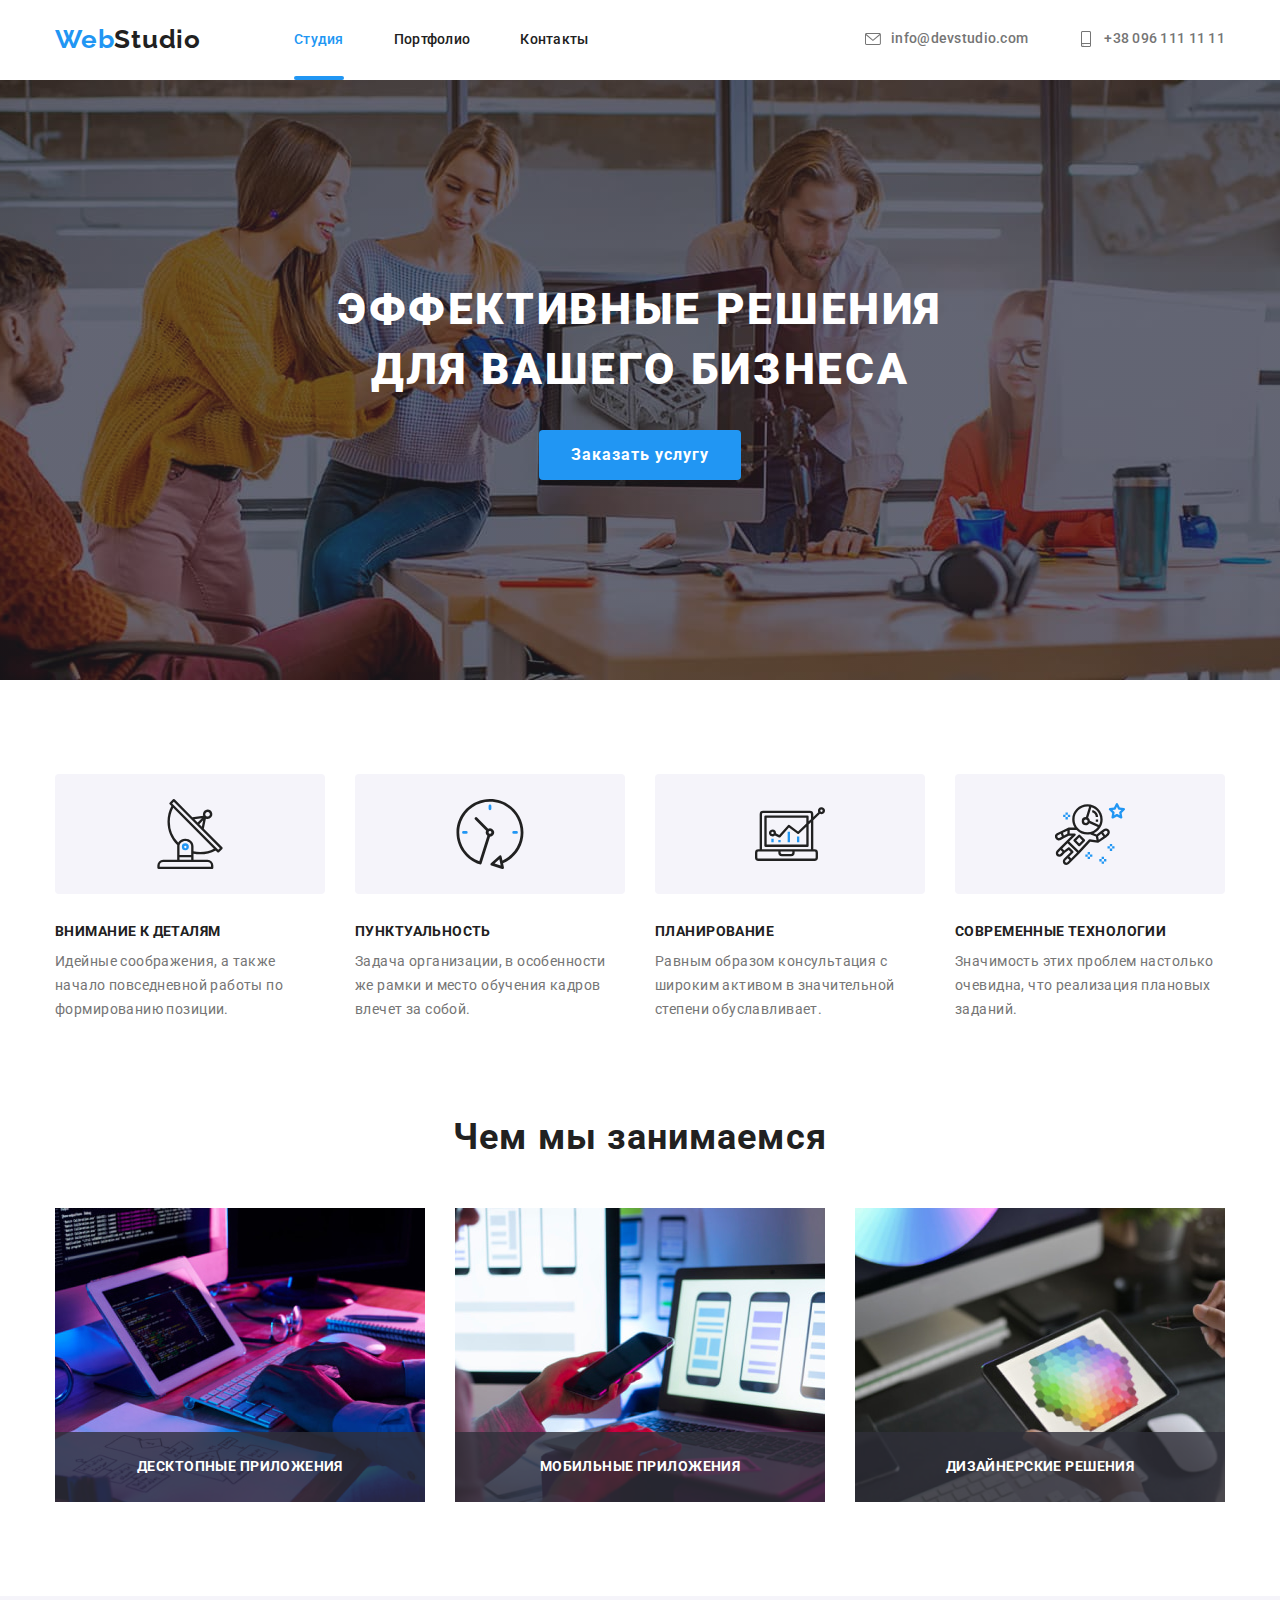
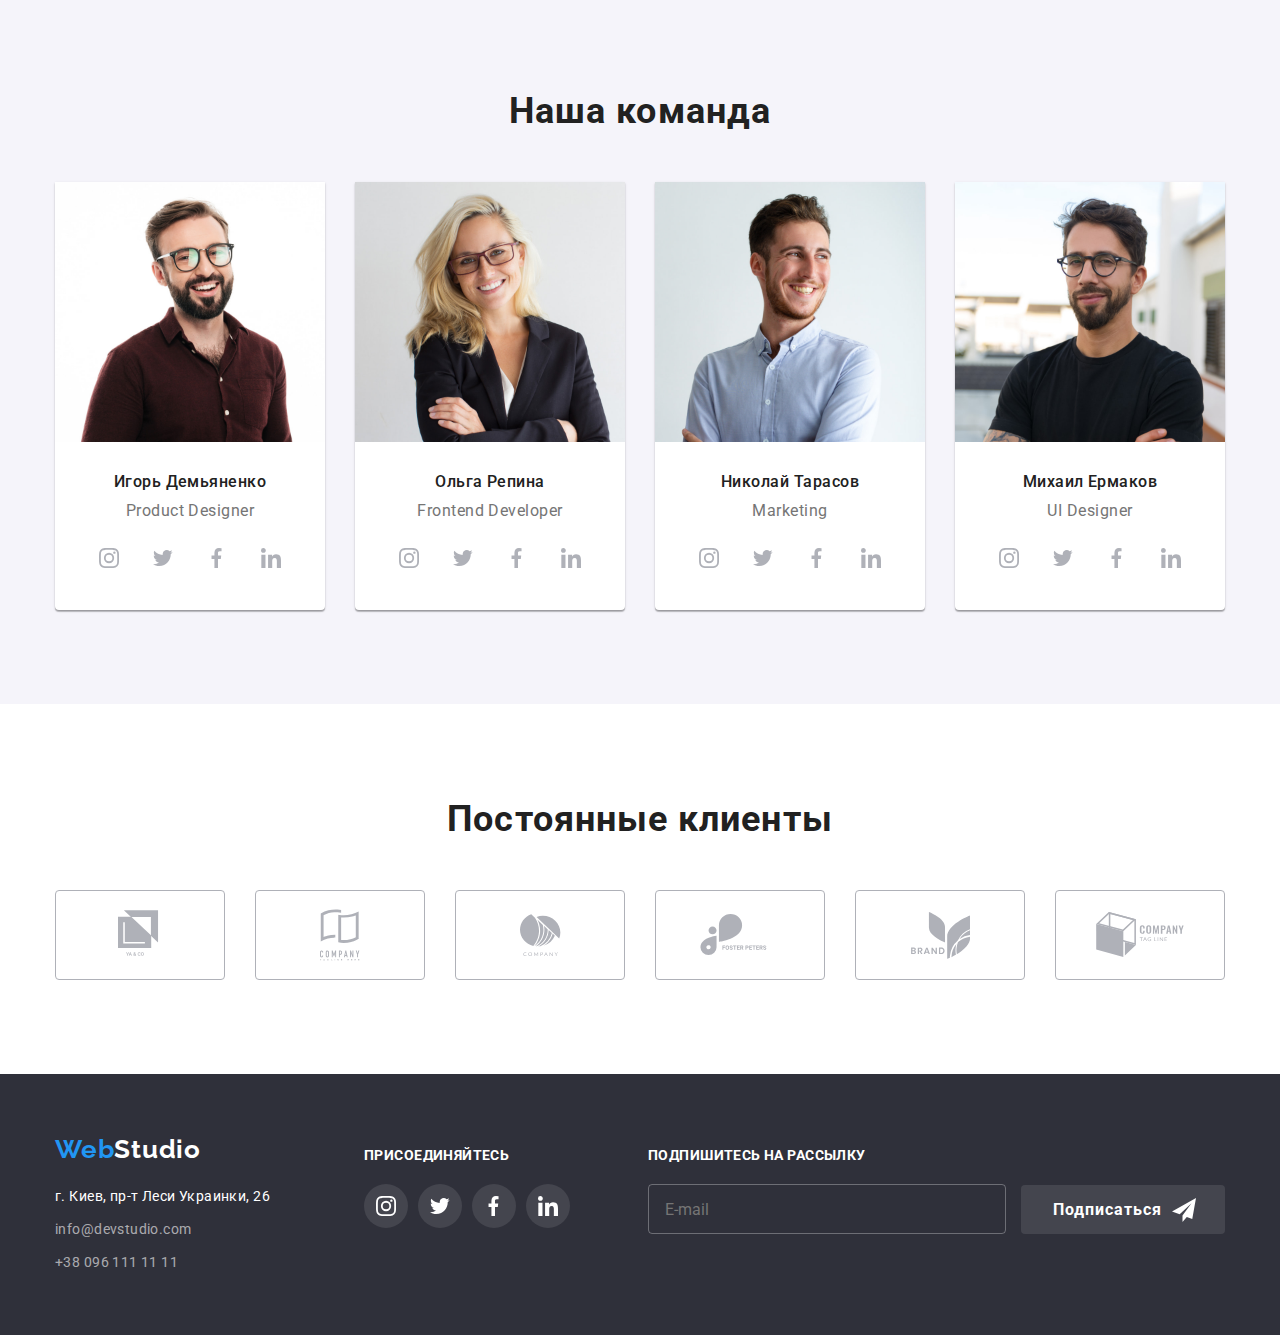
<file: index.html>
<!DOCTYPE html>
<html lang="ru">

<head>
    <meta charset="UTF-8" />
    <meta name="viewport" content="width=device-width, initial-scale=1.0" />
    <title>WebStudio</title>
    <link href="https://fonts.googleapis.com/css2?family=Roboto:wght@400;500;700;900&display=swap" rel="stylesheet">
    <link rel="stylesheet"
        href="https://cdnjs.cloudflare.com/ajax/libs/modern-normalize/1.0.0/modern-normalize.min.css" />
    <link rel="stylesheet" href="./css/main.min.css">
</head>

<body>
    <!-- Шапка сайта -->
    <header>
        <div class="header container flex">
            <!-- Навигация по сайту -->
            <nav class="flex">
                <a class="logo-head link" href="./index.html" lang="en"><span class="logo-blue">Web</span>Studio</a>
                <ul class="headnav list flex">
                    <li class="li-item"><a class="current link current-line" href="./index.html">Студия</a></li>
                    <li class="li-item"><a class="link" href="./portfolio.html" target="_blank">Портфолио</a></li>
                    <li class="li-item"><a class="link" href="#contacts">Контакты</a></li>
                </ul>
            </nav>
            <!-- Контакты -->
            <ul class="contacts list flex">
                <li class="li-item">
                    <a class="link flex" href="mailto:info@devstudio.com">
                        <svg class="contacts-icon">
                            <use href="./images/svg-icons/sprite.svg#envelope">
                            </use>
                        </svg>
                        info@devstudio.com
                    </a>
                </li>
                <li class="li-item">
                    <a class="link flex" href="tel:+380961111111">
                        <svg class="contacts-icon">
                            <use href="./images/svg-icons/sprite.svg#smartphone">
                            </use>
                        </svg>
                        +38 096 111 11 11
                    </a>
                </li>
            </ul>
        </div>
    </header>
    <!-- Уникальный контент страницы веб студии -->
    <main>
        <!-- Герой -->
        <article class="hero">
            <div class="container">
                <h1>Эффективные решения для вашего бизнеса</h1>
                <button class="button" type="button" data-modal-open>Заказать услугу</button>
            </div>
        </article>
        <!-- Раздел особенности -->
        <section class="features" id="studio">
            <div class="container">
                <h2 class="invisible">Особенности</h2>
                <ul class="list">
                    <li class="li-item">
                        <div class="grey-box">
                            <svg width="70" height="70">
                                <use href="./images/svg-icons/sprite.svg#antenna"></use>
                            </svg>
                        </div>
                        <h3>Внимание к деталям</h3>
                        <p>
                            Идейные соображения, а также начало повседневной работы по
                            формированию позиции.
                        </p>
                    </li>
                    <li class="li-item">
                        <div class="grey-box">
                            <svg width="70" height="70">
                                <use href="./images/svg-icons/sprite.svg#clock"></use>
                            </svg>
                        </div>
                        <h3>Пунктуальность</h3>
                        <p>
                            Задача организации, в особенности же рамки и место обучения кадров
                            влечет за собой.
                        </p>
                    </li>
                    <li class="li-item">
                        <div class="grey-box">
                            <svg width="70" height="70">
                                <use href="./images/svg-icons/sprite.svg#diagram"></use>
                            </svg>
                        </div>
                        <h3>Планирование</h3>
                        <p>
                            Равным образом консультация с широким активом в значительной
                            степени обуславливает.
                        </p>
                    </li>
                    <li class="li-item">
                        <div class="grey-box">
                            <svg width="70" height="70">
                                <use href="./images/svg-icons/sprite.svg#astronaut"></use>
                            </svg>
                        </div>
                        <h3>Современные технологии</h3>
                        <p>
                            Значимость этих проблем настолько очевидна, что реализация
                            плановых заданий.
                        </p>
                    </li>
                </ul>
            </div>
        </section>
        <!-- Раздел с перечнем услуг -->
        <section class="inside-section">
            <div class="container">
                <h2 class="section-title">Чем мы занимаемся</h2>
                <ul class="list">
                    <li class="li-item">
                        <a class="link" href="">
                            <img src="./images/activity_1.jpg" alt="Вёрстка макета" width="370" height="294" />
                            <p class="overlay-text">Десктопные приложения</p>
                        </a>
                    </li>
                    <li class="li-item">
                        <a class="link" href="">
                            <img src="./images/activity_2.jpg" alt="Фронт-энд разработка" width="370" height="294" />
                            <p class="overlay-text">Мобильные приложения</p>
                        </a>
                    </li>
                    <li class="li-item">
                        <a class="link" href="">
                            <img src="./images/activity_3.jpg" alt="Подбор палитры цветов" width="370" height="294" />
                            <p class="overlay-text">Дизайнерские решения</p>
                        </a>
                    </li>
                </ul>
            </div>
        </section>
        <!-- Раздел команда -->
        <section class="section team">
            <div class="container">
                <h2 class="section-title">Наша команда</h2>
                <ul class="list">
                    <li class="li-item">
                        <img src="./images/team_1.jpg" alt="Фото Игоря Демьяненко" width="270" height="260" />
                        <h3>Игорь Демьяненко</h3>
                        <p lang="en">Product Designer</p>
                        <ul class="list sosial-list">
                            <li>
                                <a class="media-link" href="">
                                    <div class="team-circle">
                                        <svg class="sosial-icons">
                                            <use href=./images/svg-icons/sprite.svg#instagram>
                                            </use>
                                        </svg>
                                    </div>
                                </a>
                            </li>
                            <li>
                                <a class="media-link" href="">
                                    <div class="team-circle">
                                        <svg class="sosial-icons">
                                            <use href=./images/svg-icons/sprite.svg#twitter></use>
                                        </svg>
                                    </div>
                                </a>
                            </li>
                            <li>
                                <a class="media-link" href="">
                                    <div class="team-circle">
                                        <svg class="sosial-icons">
                                            <use href=./images/svg-icons/sprite.svg#facebook></use>
                                        </svg>
                                    </div>
                                </a>
                            </li>
                            <li>
                                <a class="media-link" href="">
                                    <div class="team-circle">
                                        <svg class="sosial-icons">
                                            <use href=./images/svg-icons/sprite.svg#linkedin></use>
                                        </svg>
                                    </div>
                                </a>
                            </li>
                        </ul>

                    </li>
                    <li class="li-item">
                        <img src="./images/team_2.jpg" alt="Фото Ольги Репиной" width="270" height="260" />
                        <h3>Ольга Репина</h3>
                        <p lang="en">Frontend Developer</p>
                        <ul class="list sosial-list">
                            <li>
                                <a class="media-link" href="">
                                    <div class="team-circle">
                                        <svg class="sosial-icons">
                                            <use href=./images/svg-icons/sprite.svg#instagram>
                                            </use>
                                        </svg>
                                    </div>
                                </a>
                            </li>
                            <li>
                                <a class="media-link" href="">
                                    <div class="team-circle">
                                        <svg class="sosial-icons">
                                            <use href=./images/svg-icons/sprite.svg#twitter></use>
                                        </svg>
                                    </div>
                                </a>
                            </li>
                            <li>
                                <a class="media-link" href="">
                                    <div class="team-circle">
                                        <svg class="sosial-icons">
                                            <use href=./images/svg-icons/sprite.svg#facebook></use>
                                        </svg>
                                    </div>
                                </a>
                            </li>
                            <li>
                                <a class="media-link" href="">
                                    <div class="team-circle">
                                        <svg class="sosial-icons">
                                            <use href=./images/svg-icons/sprite.svg#linkedin></use>
                                        </svg>
                                    </div>
                                </a>
                            </li>
                        </ul>
                    </li>
                    <li class="li-item">
                        <img src="./images/team_3.jpg" alt="Фото Николая Тарасова" width="270" height="260" />
                        <h3>Николай Тарасов</h3>
                        <p lang="en">Marketing</p>
                        <ul class="list sosial-list">
                            <li>
                                <a class="media-link" href="">
                                    <div class="team-circle">
                                        <svg class="sosial-icons">
                                            <use href=./images/svg-icons/sprite.svg#instagram>
                                            </use>
                                        </svg>
                                    </div>
                                </a>
                            </li>
                            <li>
                                <a class="media-link" href="">
                                    <div class="team-circle">
                                        <svg class="sosial-icons">
                                            <use href=./images/svg-icons/sprite.svg#twitter></use>
                                        </svg>
                                    </div>
                                </a>
                            </li>
                            <li>
                                <a class="media-link" href="">
                                    <div class="team-circle">
                                        <svg class="sosial-icons">
                                            <use href=./images/svg-icons/sprite.svg#facebook></use>
                                        </svg>
                                    </div>
                                </a>
                            </li>
                            <li>
                                <a class="media-link" href="">
                                    <div class="team-circle">
                                        <svg class="sosial-icons">
                                            <use href=./images/svg-icons/sprite.svg#linkedin></use>
                                        </svg>
                                    </div>
                                </a>
                            </li>
                        </ul>
                    </li>
                    <li class="li-item">
                        <img src="./images/team_4.jpg" alt="Фото Михаила Ермакова" width="270" height="260" />
                        <h3>Михаил Ермаков</h3>
                        <p lang="en">UI Designer</p>
                        <ul class="list sosial-list">
                            <li>
                                <a class="media-link" href="">
                                    <div class="team-circle">
                                        <svg class="sosial-icons">
                                            <use href=./images/svg-icons/sprite.svg#instagram>
                                            </use>
                                        </svg>
                                    </div>
                                </a>
                            </li>
                            <li>
                                <a class="media-link" href="">
                                    <div class="team-circle">
                                        <svg class="sosial-icons">
                                            <use href=./images/svg-icons/sprite.svg#twitter></use>
                                        </svg>
                                    </div>
                                </a>
                            </li>
                            <li>
                                <a class="media-link" href="">
                                    <div class="team-circle">
                                        <svg class="sosial-icons">
                                            <use href=./images/svg-icons/sprite.svg#facebook></use>
                                        </svg>
                                    </div>
                                </a>
                            </li>
                            <li>
                                <a class="media-link" href="">
                                    <div class="team-circle">
                                        <svg class="sosial-icons">
                                            <use href=./images/svg-icons/sprite.svg#linkedin></use>
                                        </svg>
                                    </div>
                                </a>
                            </li>
                        </ul>
                    </li>

                </ul>
            </div>
        </section>
        <!-- Постоянные клиенты -->
        <section class="section clients">
            <div class="container">
                <h2 class="section-title">Постоянные клиенты</h2>
                <ul class="list">
                    <li>
                        <a class="customer-link" href="">
                            <div class="clients-box"><svg class="client-icon" width="44.27" height="49.23">
                                    <use href="./images/svg-icons/sprite.svg#logo1"></use>
                                </svg>
                            </div>
                        </a>
                    </li>
                    <li>
                        <a class="customer-link" href="">
                            <div class="clients-box"><svg class="client-icon" width="40" height="52">
                                    <use href="./images/svg-icons/sprite.svg#logo2"></use>
                                </svg></div>
                        </a>
                    </li>
                    <li>
                        <a class="customer-link" href="">
                            <div class="clients-box"><svg class="client-icon" width="41" height="42.6">
                                    <use href="./images/svg-icons/sprite.svg#logo3"></use>
                                </svg></div>
                        </a>
                    </li>
                    <li>
                        <a class="customer-link" href="">
                            <div class="clients-box"><svg class="client-icon" width="79.66" height="42.02">
                                    <use href="./images/svg-icons/sprite.svg#logo4"></use>
                                </svg></div>
                        </a>
                    </li>
                    <li>
                        <a class="customer-link" href="">
                            <div class="clients-box"><svg class="client-icon" width="59" height="47">
                                    <use href="./images/svg-icons/sprite.svg#logo5"></use>
                                </svg></div>
                        </a>
                    </li>
                    <li>
                        <a class="customer-link" href="">
                            <div class="clients-box"><svg class="client-icon" width="88.48" height="45.44">
                                    <use href="./images/svg-icons/sprite.svg#logo6"></use>
                                </svg></div>
                        </a>
                    </li>
                </ul>
            </div>
        </section>
    </main>

    <!-- Подвал сайта -->
    <footer class="footer-box" id="contacts">
        <div class="footer-wrap container">
            <div>
                <a class="logo-foot link" href="./index.html" lang="en"><span class="logo-blue">Web</span>Studio</a>
                <!-- Адрес -->
                <address>
                    <ul class="list foot-list">
                        <li class="li-item">
                            <a class="address link" href="https://goo.gl/maps/wrcbKTxBAtDXzAa49" target="_blank"
                                rel="noopener noreferer">г. Киев,
                                пр-т Леси Украинки, 26</a>
                        </li>
                        <li class="li-item"><a class="info link" href="mailto:info@devstudio.com">info@devstudio.com</a>
                        </li>
                        <li class="li-item"><a class="info link last-link" href="tel:+380961111111">+38 096 111 11
                                11</a>
                        </li>
                    </ul>
                </address>
            </div>
            <div class="join">
                <p class="join-title">Присоединяйтесь</p>
                <ul class="list join-list">
                    <li>
                        <a class="media-link" href="">
                            <div class="join-circle">
                                <svg class="join-icons">
                                    <use href=./images/svg-icons/sprite.svg#instagram>
                                    </use>
                                </svg>
                            </div>
                        </a>
                    </li>
                    <li>
                        <a class="media-link" href="">
                            <div class="join-circle">
                                <svg class="join-icons">
                                    <use href=./images/svg-icons/sprite.svg#twitter></use>
                                </svg>
                            </div>
                        </a>
                    </li>
                    <li>
                        <a class="media-link" href="">
                            <div class="join-circle">
                                <svg class="join-icons">
                                    <use href=./images/svg-icons/sprite.svg#facebook></use>
                                </svg>
                            </div>
                        </a>
                    </li>
                    <li>
                        <a class="media-link" href="">
                            <div class="join-circle">
                                <svg class="join-icons">
                                    <use href=./images/svg-icons/sprite.svg#linkedin></use>
                                </svg>
                            </div>
                        </a>
                    </li>
                </ul>
            </div>
            <div class="subbmit">
                <p class="subbmit-title">Подпишитесь на рассылку</p>
                <form class="subbmit-wrap">
                    <input class="subbmit-input" type="email" placeholder="E-mail">
                    <button class="button foot-btn" type="submit">Подписаться
                        <svg class="send-btn">
                            <use href=./images/svg-icons/sprite.svg#send-icon></use>
                        </svg>
                    </button>
                </form>
            </div>
        </div>
    </footer>
    <!--Модальное окно  -->
    <div class="backdrop is-hidden" data-modal>
        <div class="modal">
            <button class="close-button" type="button" data-modal-close>
                <div class="close-cover">
                    <svg class="close-x">
                        <use href="./images/svg-icons/sprite.svg#close-x">
                        </use>
                    </svg>
                </div>
            </button>
            <p class="modal-heading">Оставьте свои данные, мы вам перезвоним</p>
            <form class="fill-in">
                <div>
                    <label class="lable-txt" for="user-name">Имя</label>
                    <div class="input-position">
                        <input class="input-box" id="user-name" type="text" name="user-name" placeholder=" ">
                        <svg class="field">
                            <use href="./images/svg-icons/sprite.svg#person-black">
                            </use>
                        </svg>
                    </div>
                </div>
                <div>
                    <label class="lable-txt" for="phone">Телефон</label>
                    <div class="input-position">
                        <input class="input-box" id="phone" type="tel" name="phone">
                        <svg class="field">
                            <use href="./images/svg-icons/sprite.svg#phone-black">
                            </use>
                        </svg>
                    </div>
                </div>
                <div>
                    <label class="lable-txt" for="email">Почта</label>
                    <div class="input-position">
                        <input class="input-box" id="email" type="email" name="email">
                        <svg class="field">
                            <use href="./images/svg-icons/sprite.svg#email-black">
                            </use>
                        </svg>
                    </div>
                </div>
                <div>
                    <label class="lable-txt" for="comment">Комментарий</label>
                    <textarea class="txtarea" name="comment" id="comment" cols="60" rows="6"
                        placeholder="Введите текст"></textarea>
                </div>
                <div class="acception">
                    <label class="act-lbl" for="acception">
                        <input class="chk-box" id="acception" type="checkbox">
                        <span class="chk-icon"></span>
                        Соглашаюсь с рассылкой и принимаю
                        <a class="hyperlink" href=""> Условия договора</a>
                    </label>
                </div>
                <button class="button modal-btn" type="submit">Отправить</button>
            </form>
        </div>
    </div>
    <script src="./js/modal.js"></script>
</body>

</html>
</file>
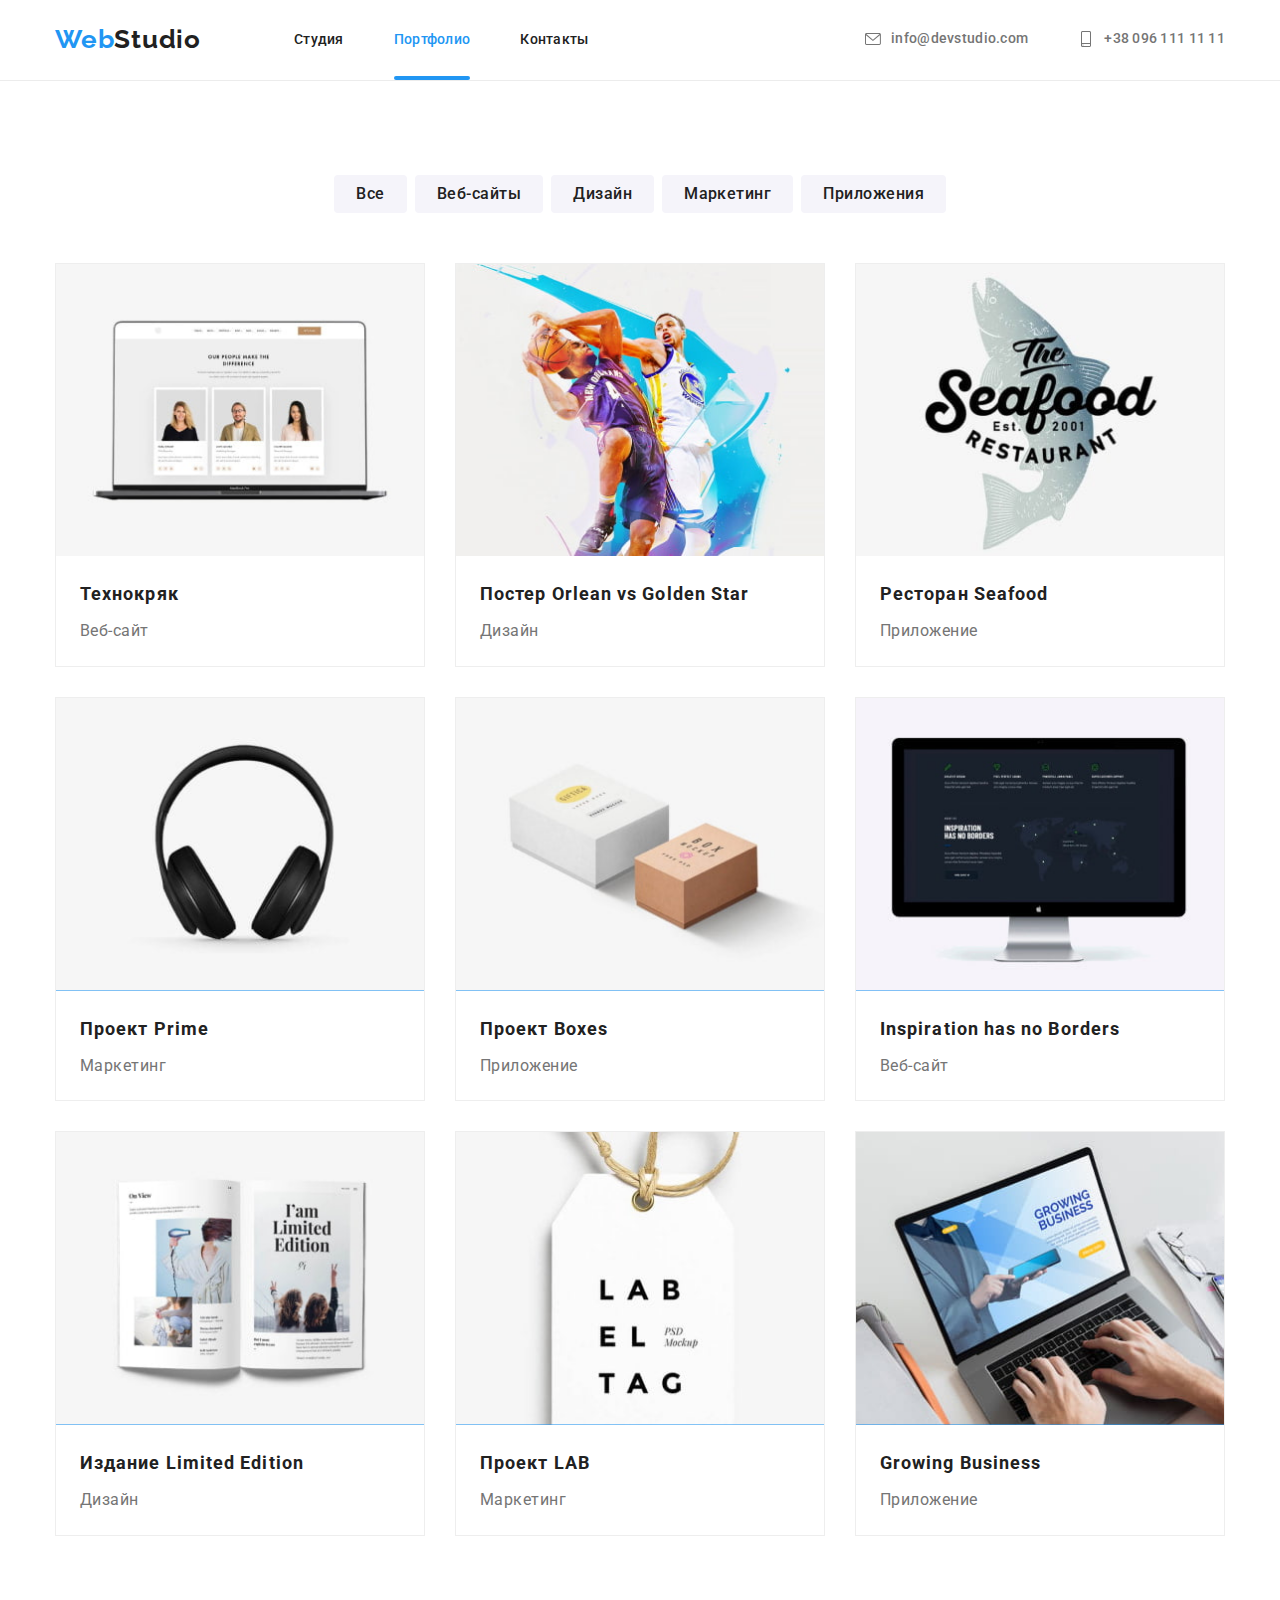
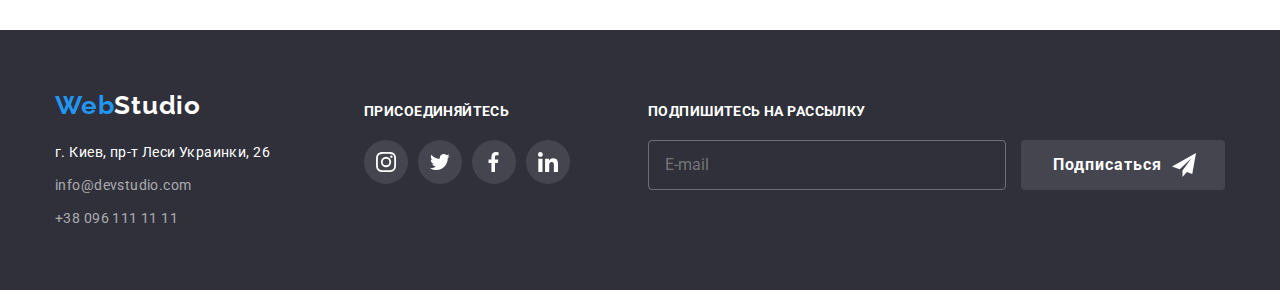
<file: portfolio.html>
<!DOCTYPE html>
<html lang="ru">

<head>
    <meta charset="UTF-8">
    <meta name="viewport" content="width=device-width, initial-scale=1.0">
    <title>Portfolio</title>
    <link href="https://fonts.googleapis.com/css2?family=Roboto:wght@400;500;700;900&display=swap" rel="stylesheet">
    <link rel="stylesheet"
        href="https://cdnjs.cloudflare.com/ajax/libs/modern-normalize/1.0.0/modern-normalize.min.css" />
    <link rel="stylesheet" href="./css/main.min.css">
</head>

<body>
    <!-- Шапка сайта -->
    <header class="head-line">
        <div class="header container flex">
            <!-- Навигация -->
            <nav class="flex">
                <a class="logo-head link" href="./index.html" lang="en"><span class="logo-blue">Web</span>Studio</a>
                <ul class="headnav list flex">
                    <li class="li-item"><a class="link" href="./index.html" target="_blank">Студия</a></li>
                    <li class="li-item"><a class="current link" href="./portfolio.html">Портфолио</a></li>
                    <li class="li-item"><a class="link" href="#contacts">Контакты</a></li>
                </ul>
            </nav>
            <!-- Контакты -->
            <ul class="contacts list flex">
                <li class="li-item">
                    <a class="link flex" href="mailto:info@devstudio.com">
                        <svg class="contacts-icon">
                            <use href="./images/svg-icons/sprite.svg#envelope">
                            </use>
                        </svg>
                        info@devstudio.com
                    </a>
                </li>
                <li class="li-item">
                    <a class="link flex" href="tel:+380961111111">
                        <svg class="contacts-icon">
                            <use href="./images/svg-icons/sprite.svg#smartphone">
                            </use>
                        </svg>
                        +38 096 111 11 11
                    </a>
                </li>
            </ul>
        </div>
    </header>
    <!-- Уникальный контент страницы портфолио-->
    <main>
        <div class="section">
            <h1 class="invisible">Портфолио Веб Студии</h1>
            <!-- Раздел фильтр -->
            <section class="filter">
                <div class="container">
                    <h2 hidden>Фильтр работ</h2>
                    <!-- Перечень фильтров работ -->
                    <ul class="list">
                        <li class="li-item"><button class="button" type="button">Все</button></li>
                        <li class="li-item"><button class="button" type="button">Веб-сайты</button></li>
                        <li class="li-item"><button class="button" type="button">Дизайн</button></li>
                        <li class="li-item"><button class="button" type="button">Маркетинг</button></li>
                        <li class="li-item"><button class="button" type="button">Приложения</button></li>
                    </ul>
                </div>
            </section>
            <!-- Раздел проекты -->
            <section class="projects">
                <div class="container">
                    <h2 class="invisible">Проекты</h2>
                    <!-- Список проектов -->
                    <ul class="list">
                        <li class="li-item">
                            <a class="link" href="">
                                <div class="projects-wrapping">
                                    <div class="overlay-wrapping">
                                        <img src="./images/portfolio_1.jpg"
                                            alt="Изображение стартовой страницы сайта Технокряк" width="370"
                                            height="294">
                                        <div class="overlay-box">
                                            <p class="overlay">Технокряк это современная площадка распространения
                                                коронавируса.
                                                Компании используют эту платформу для цифрового
                                                шпионажа и атак на защищённые сервера конкурентов.</p>
                                        </div>
                                    </div>
                                    <!-- <div class="overlay-box"><img src="./images/portfolio_1.jpg"
                                            alt="Изображение стартовой страницы сайта Технокряк" width="370"
                                            height="294">
                                        <p class="overlay">Технокряк это современная площадка распространения
                                            коронавируса.
                                            Компании используют эту платформу для цифрового
                                            шпионажа и атак на защищённые сервера конкурентов.</p>
                                    </div> -->
                                    <h3>Технокряк</h3>
                                    <p>Веб-сайт</p>
                                </div>
                            </a>
                        </li>
                        <li class="li-item">
                            <a class="link" href="">
                                <div class="projects-wrapping">
                                    <div class="overlay-wrapping">
                                        <img src="./images/portfolio_2.jpg" alt="Постер с изображением баскетболистов"
                                            width="370" height="294">
                                        <div class="overlay-box">
                                            <p class="overlay">Технокряк это современная площадка распространения
                                                коронавируса.
                                                Компании используют эту платформу для цифрового
                                                шпионажа и атак на защищённые сервера конкурентов.</p>
                                        </div>
                                    </div>
                                    <h3>Постер <span lang="en">Orlean vs Golden Star</span> </h3>
                                    <p>Дизайн</p>
                                </div>
                            </a>
                        </li>
                        <li class="li-item">
                            <a class="link" href="">
                                <div class="projects-wrapping">
                                    <div class="overlay-wrapping">
                                        <img src="./images/portfolio_3.jpg" alt="Изображение рекламы ресторана"
                                            width="370" height="294">
                                        <div class="overlay-box">
                                            <p class="overlay">Технокряк это современная площадка распространения
                                                коронавируса.
                                                Компании используют эту платформу для цифрового
                                                шпионажа и атак на защищённые сервера конкурентов.</p>
                                        </div>
                                    </div>
                                    <h3>Ресторан <span lang="en">Seafood</span></h3>
                                    <p>Приложение</p>
                                </div>
                            </a>
                        </li>
                        <li class="li-item">
                            <a class="link" href="">
                                <div class="projects-wrapping">
                                    <div class="overlay-wrapping">
                                        <img src="./images/portfolio_4.jpg" alt="Изображение наушников Prime"
                                            width="370" height="294">
                                        <div class="overlay-box">
                                            <p class="overlay">Технокряк это современная площадка распространения
                                                коронавируса.
                                                Компании используют эту платформу для цифрового
                                                шпионажа и атак на защищённые сервера конкурентов.</p>
                                        </div>
                                    </div>
                                    <h3>Проект <span lang="en">Prime</span></h3>
                                    <p>Маркетинг</p>
                                </div>
                            </a>
                        </li>
                        <li class="li-item">
                            <a class="link" href="">
                                <div class="projects-wrapping">
                                    <div class="overlay-wrapping">
                                        <img src="./images/portfolio_5.jpg" alt="Изображение проекта Boxes" width="370"
                                            height="294">
                                        <div class="overlay-box">
                                            <p class="overlay">Технокряк это современная площадка распространения
                                                коронавируса.
                                                Компании используют эту платформу для цифрового
                                                шпионажа и атак на защищённые сервера конкурентов.</p>
                                        </div>
                                    </div>
                                    <h3>Проект <span lang="en">Boxes</span></h3>
                                    <p>Приложение</p>
                                </div>
                            </a>
                        </li>
                        <li class="li-item">
                            <a class="link" href="">
                                <div class="projects-wrapping">
                                    <div class="overlay-wrapping">
                                        <img src="./images/portfolio_6.jpg"
                                            alt="Изображение сайта Inspiration has no Borders" width="370" height="294">
                                        <div class="overlay-box">
                                            <p class="overlay">Технокряк это современная площадка распространения
                                                коронавируса.
                                                Компании используют эту платформу для цифрового
                                                шпионажа и атак на защищённые сервера конкурентов.</p>
                                        </div>
                                    </div>
                                    <h3 lang="en">Inspiration has no Borders</h3>
                                    <p>Веб-сайт</p>
                                </div>
                            </a>
                        </li>
                        <li class="li-item">
                            <a class="link" href="">
                                <div class="projects-wrapping">
                                    <div class="overlay-wrapping">
                                        <img src="./images/portfolio_7.jpg" alt="Изображение дизайна журнала"
                                            width="370" height="294">
                                        <div class="overlay-box">
                                            <p class="overlay">Технокряк это современная площадка распространения
                                                коронавируса.
                                                Компании используют эту платформу для цифрового
                                                шпионажа и атак на защищённые сервера конкурентов.</p>
                                        </div>
                                    </div>
                                    <h3>Издание <span lang="en">Limited Edition</span></h3>
                                    <p>Дизайн</p>
                                </div>
                            </a>
                        </li>
                        <li class="li-item">
                            <a class="link" href="">
                                <div class="projects-wrapping">
                                    <div class="overlay-wrapping">
                                        <img src="./images/portfolio_8.jpg" alt="Рекламный проект LAB" width="370"
                                            height="294">
                                        <div class="overlay-box">
                                            <p class="overlay">Технокряк это современная площадка распространения
                                                коронавируса.
                                                Компании используют эту платформу для цифрового
                                                шпионажа и атак на защищённые сервера конкурентов.</p>
                                        </div>
                                    </div>
                                    <h3>Проект <span lang="en">LAB</span></h3>
                                    <p>Маркетинг</p>
                                </div>
                            </a>
                        </li>
                        <li class="li-item">
                            <a class="link" href="">
                                <div class="projects-wrapping">
                                    <div class="overlay-wrapping">
                                        <img src="./images/portfolio_9.jpg"
                                            alt="Изображение приложения Growing Business" width="370" height="294">
                                        <div class="overlay-box">
                                            <p class="overlay">Технокряк это современная площадка распространения
                                                коронавируса.
                                                Компании используют эту платформу для цифрового
                                                шпионажа и атак на защищённые сервера конкурентов.</p>
                                        </div>
                                    </div>
                                    <h3 lang="en">Growing Business</h3>
                                    <p>Приложение</p>
                                </div>
                            </a>
                        </li>
                    </ul>
                </div>
            </section>
        </div>
    </main>
    <!-- Подвал страницы -->
    <footer class="footer-box" id="contacts">
        <div class="footer-wrap container">
            <div>
                <a class="logo-foot link" href="./index.html" lang="en"><span class="logo-blue">Web</span>Studio</a>
                <!-- Адрес -->
                <address>
                    <ul class="list foot-list">
                        <li class="li-item">
                            <a class="address link" href="https://goo.gl/maps/wrcbKTxBAtDXzAa49" target="_blank"
                                rel="noopener noreferer">г. Киев,
                                пр-т Леси Украинки, 26</a>
                        </li>
                        <li class="li-item"><a class="info link" href="mailto:info@devstudio.com">info@devstudio.com</a>
                        </li>
                        <li class="li-item"><a class="info link last-link" href="tel:+380961111111">+38 096 111 11
                                11</a>
                        </li>
                    </ul>
                </address>
            </div>
            <div class="join">
                <p class="join-title">Присоединяйтесь</p>
                <ul class="list join-list">
                    <li>
                        <a class="media-link" href="">
                            <div class="join-circle">
                                <svg class="join-icons">
                                    <use href=./images/svg-icons/sprite.svg#instagram>
                                    </use>
                                </svg>
                            </div>
                        </a>
                    </li>
                    <li>
                        <a class="media-link" href="">
                            <div class="join-circle">
                                <svg class="join-icons">
                                    <use href=./images/svg-icons/sprite.svg#twitter></use>
                                </svg>
                            </div>
                        </a>
                    </li>
                    <li>
                        <a class="media-link" href="">
                            <div class="join-circle">
                                <svg class="join-icons">
                                    <use href=./images/svg-icons/sprite.svg#facebook></use>
                                </svg>
                            </div>
                        </a>
                    </li>
                    <li>
                        <a class="media-link" href="">
                            <div class="join-circle">
                                <svg class="join-icons">
                                    <use href=./images/svg-icons/sprite.svg#linkedin></use>
                                </svg>
                            </div>
                        </a>
                    </li>
                </ul>
            </div>
            <div class="subbmit">
                <p class="subbmit-title">Подпишитесь на рассылку</p>
                <form class="subbmit-wrap">
                    <input class="subbmit-input" type="email" placeholder="E-mail">
                    <button class="button foot-btn" type="submit">Подписаться
                        <svg class="send-btn">
                            <use href=./images/svg-icons/sprite.svg#send-icon></use>
                        </svg>
                    </button>
                </form>
            </div>
        </div>
    </footer>
</body>

</html>
</file>
<file: css/main.min.css>
@font-face{font-family:'Raleway';font-style:normal;font-weight:700;src:url("../fonts/raleway/raleway-v18-latin-700.eot");src:local(""),url("../fonts/raleway/raleway-v18-latin-700.eot?#iefix") format("embedded-opentype"),url("../fonts/raleway/raleway-v18-latin-700.woff2") format("woff2"),url("../fonts/raleway/raleway-v18-latin-700.woff") format("woff"),url("../fonts/raleway/raleway-v18-latin-700.ttf") format("truetype"),url("../fonts/raleway/raleway-v18-latin-700.svg#Raleway") format("svg")}.invisible{position:absolute !important;clip:rect(1px 1px 1px 1px);clip:rect(1px, 1px, 1px, 1px);padding:0 !important;border:0 !important;height:1px !important;width:1px !important;overflow:hidden}.acception,.join-circle,.grey-box,.overlay-text,.team-circle,.clients-box,.overlay-box{display:flex;justify-content:center;align-items:center}.features .list,.inside-section .list,.team .list,.filter .list,.projects .list{display:flex;flex-wrap:wrap}.logo-head{color:#212121;font-family:'Raleway', sans-serif;font-weight:700;font-size:26px;line-height:1.19;letter-spacing:0.03em}.logo-foot{display:inline-block;margin-bottom:20px;color:#fff;font-family:'Raleway', sans-serif;font-weight:700;font-size:26px;line-height:1.19;letter-spacing:0.03em}img{display:block;max-width:100%;height:auto}h1,h2,h3,h4,h5,h6{color:#212121;margin:0;padding:0}.link{text-decoration:none}.list{list-style:none;margin:0;padding:0}.button{cursor:pointer}.container{width:1200px;padding-left:15px;padding-right:15px;margin-left:auto;margin-right:auto}.section{padding-top:94px;padding-bottom:94px}.header{padding-top:24px;padding-bottom:25px}.flex{display:flex;align-items:center}.headnav{margin-left:93px}.headnav .li-item+.li-item{margin-left:50px}.headnav .link{color:#212121;font-weight:500;line-height:1.14;letter-spacing:0.02em;transition:color 250ms cubic-bezier(0.4, 0, 0.2, 1)}.headnav .li-item{position:relative}.headnav .current::after{content:'';width:100%;height:4px;background:#2196f3;border-radius:2px;position:absolute;left:0;bottom:-28.5px}.contacts{margin-left:auto}.contacts .li-item+.li-item{margin-left:50px}.contacts .link{color:#757575;font-weight:500;line-height:1.14;letter-spacing:0.02em;transition:color 250ms cubic-bezier(0.4, 0, 0.2, 1)}.contacts-icon{width:16px;height:16px;fill:currentColor;margin-right:10px;transition:fill 250ms cubic-bezier(0.4, 0, 0.2, 1)}.head-line{border-bottom:1px solid #ececec}.headnav .link:hover,.headnav .link:focus,.contacts .link:hover,.contacts .link:focus,.headnav .current,.address:hover,.address:focus,.info:hover,.info:focus,.logo-blue{color:#2196f3}.contacts .link:hover .contacts-icon,.contacts .link:focus .contacts-icon,.close-button:hover .close-x,.close-button:focus .close-x{fill:#2196f3}body{background-color:#fff;color:#757575;font-family:'Roboto', sans-serif;font-size:14px;line-height:1.71;letter-spacing:0.03em}.close-button{position:absolute;top:8px;right:8px;width:30px;height:30px;background-color:#fff;border:1px solid rgba(0,0,0,0.1);border-radius:50%}.backdrop.is-hidden{opacity:0;pointer-events:none}.backdrop.is-hidden .modal{transform:translate(-50%, -50%) scale(0.1)}.backdrop{position:fixed;top:0;left:0;width:100%;height:100%;background-color:rgba(0,0,0,0.2);opacity:1;z-index:99;transition:opacity 350ms cubic-bezier(0.4, 0, 0.2, 1)}.modal{position:relative;width:528px;height:581px;padding:40px;top:50%;left:50%;background-color:#fff;box-shadow:0px 1px 3px rgba(0,0,0,0.12),0px 1px 1px rgba(0,0,0,0.14),0px 2px 1px rgba(0,0,0,0.2);border-radius:4px;transform:translate(-50%, -50%) scale(1);transition:transform 350ms cubic-bezier(0.4, 0, 0.2, 1)}.close-x{width:11px;height:11px;fill:#000;transition:fill 250ms cubic-bezier(0.4, 0, 0.2, 1)}.fill-in{display:inline-flex;flex-direction:column}.fill-in .button.modal-btn{margin-left:auto;margin-right:auto;padding-left:56px;padding-right:56px;box-shadow:0px 4px 4px rgba(0,0,0,0.15)}.txtarea{width:448px;height:120px;resize:none;padding:12px 16px;margin-bottom:20px;border:1px solid rgba(33,33,33,0.2);outline:none;transition:border 250ms cubic-bezier(0.4, 0, 0.2, 1)}.txtarea::placeholder{font-size:12px;line-height:1.17;letter-spacing:0.01em;color:rgba(117,117,117,0.5)}.txtarea:focus{border-color:#2196f3}.modal-heading{font-family:Roboto;font-weight:700;font-size:20px;line-height:1.15;text-align:center;color:#212121;margin-top:2px;margin-bottom:2px}.acception{text-align:center}.chk-box{appearance:none;-webkit-appearance:none;-moz-appearance:none;outline:none}.chk-box:checked+.chk-icon{background-color:#2196f3;border-color:#2196f3;background-origin:border-box;background-image:url(../images/svg-icons/icon-check.svg);background-size:contain}.chk-box:focus+.chk-icon{outline:3px solid black}.chk-icon{display:inline-block;width:16px;height:15px;margin-right:8px;border:2px solid #212121;border-radius:2px;background-color:transparent;transition:border 250ms cubic-bezier(0.4, 0, 0.2, 1),background-color 250ms cubic-bezier(0.4, 0, 0.2, 1)}.act-lbl{display:flex;align-items:center}.lable-txt{font-size:12px;line-height:1.17;letter-spacing:0.01em;margin-bottom:4px;margin-top:10px}.input-position{position:relative}.input-box{width:448px;height:40px;border:1px solid rgba(33,33,33,0.2);border-radius:4px;padding-left:42px;outline:none;transition:border 250ms cubic-bezier(0.4, 0, 0.2, 1)}.input-box:focus+.field{fill:#2196f3}.input-box:focus{border-color:#2196f3}.field{position:absolute;width:18px;height:18px;fill:#212121;left:12px;top:50%;transform:translateY(-50%);transition:fill 250ms cubic-bezier(0.4, 0, 0.2, 1)}.hyperlink{margin-left:5px}.footer-box{background-color:#2f303a;padding-top:60px;padding-bottom:60px}.address{color:#fff;transition:color 250ms cubic-bezier(0.4, 0, 0.2, 1)}.info{color:rgba(255,255,255,0.6);transition:color 250ms cubic-bezier(0.4, 0, 0.2, 1)}.foot-list{display:inline-block;font-style:normal;width:231px;font-size:14px;line-height:1.71;letter-spacing:0.03em}.footer-box .li-item+.li-item{margin-top:9px}.join-title,.subbmit-title{font-weight:bold;font-size:14px;line-height:1.14;letter-spacing:0.03em;text-transform:uppercase;color:#fff;margin-bottom:20px}.footer-wrap{display:flex;justify-content:space-between}.join-list{display:flex}.join-icons{width:20px;height:20px;fill:#fff}.join-circle{width:44px;height:44px;border-radius:50%;background-color:rgba(255,255,255,0.1);transition:background-color 250ms cubic-bezier(0.4, 0, 0.2, 1)}.subbmit-input{width:358px;height:50px;border:1px solid rgba(255,255,255,0.3);border-radius:4px;background-color:transparent;margin-right:12px;padding-left:16px;font-size:16px;line-height:1.25;align-items:center;color:rgba(255,255,255,0.6)}.subbmit .button.foot-btn{position:relative;margin-top:0px;padding-right:63px;background-color:rgba(255,255,255,0.1);transition:background-color 250ms cubic-bezier(0.4, 0, 0.2, 1)}.button.foot-btn:hover,.button.foot-btn:focus{background-color:#2196f3}.send-btn{position:absolute;top:50%;right:29px;transform:translateY(-50%);fill:#fff;width:24px;height:24px;margin-left:10px}.hero h1{max-width:696px;margin-left:auto;margin-right:auto;color:#fff;font-weight:900;font-size:44px;line-height:1.36;letter-spacing:0.06em;text-transform:uppercase}.section-title{margin-bottom:50px;font-weight:700;font-size:36px;line-height:1.17;text-align:center;letter-spacing:0.03em}.features h3{font-weight:700;font-size:14px;line-height:1.14;letter-spacing:0.03em;text-transform:uppercase}.hero{background-color:#c4c4c4;background-image:linear-gradient(to right, rgba(47,48,58,0.4), rgba(47,48,58,0.4)),url(../images/hero-img.jpg);background-repeat:no-repeat;background-position:center;text-align:center;height:600px;display:flex;align-items:center}.hero .button,.fill-in .button,.subbmit .button{display:inline-block;border-radius:4px;padding:10px 32px;margin-top:30px;font-family:'Roboto', sans-serif;color:#fff;background-color:#2196f3;border:none;font-weight:700;font-size:16px;line-height:1.87;letter-spacing:0.06em;text-align:center}.features{padding-top:94px}.features .li-item{max-width:270px}.features .li-item{width:calc((100% - 90px) / 4)}.features .li-item:not(:nth-child(4n)){margin-right:30px}.features .li-item:not(:nth-last-child(-n+4)){margin-bottom:30px}.features p,.team p{margin-top:10px;margin-bottom:0px}.grey-box{width:270px;height:120px;background-color:#f5f4fa;margin-bottom:30px;border-radius:4px}.inside-section{margin-top:94px;padding-bottom:94px}.inside-section .li-item:not(:nth-child(3n)){margin-right:30px}.inside-section .li-item:not(:nth-last-child(-n+3)){margin-bottom:30px}.inside-section .li-item{position:relative}.inside-section .link::before{content:'';display:inline-block;width:100%;height:70px;background:rgba(47,48,58,0.8);position:absolute;bottom:0}.overlay-text{position:absolute;bottom:0;margin:0;width:100%;height:70px;font-weight:700;line-height:1.14;text-transform:uppercase;color:#fff}.team{background-color:#f5f4fa}.team .list{align-items:flex-start}.team .li-item{background:#fff;box-shadow:0px 1px 3px rgba(0,0,0,0.12),0px 1px 1px rgba(0,0,0,0.14),0px 2px 1px rgba(0,0,0,0.2);border-radius:0px 0px 4px 4px;width:calc((100% - 90px) / 4)}.team .li-item:not(:nth-child(4n)){margin-right:30px}.team .li-item:not(:nth-last-child(-n+4)){margin-bottom:30px}.team h3{font-weight:500;font-size:16px;line-height:1.19;text-align:center;letter-spacing:0.03em;margin-top:30px;margin-bottom:10px}.team p{color:#757575;font-size:16px;line-height:1.19;text-align:center;letter-spacing:0.03em;margin-bottom:16px}.sosial-icons{width:20px;height:20px;fill:#afb1b8;transition:fill 250ms cubic-bezier(0.4, 0, 0.2, 1)}.team-circle{width:44px;height:44px;border-radius:50%;background-color:#fff;transition:background-color 250ms cubic-bezier(0.4, 0, 0.2, 1)}.sosial-list{margin-right:32px;margin-left:32px;margin-bottom:30px}.sosial-list>li:not(:last-child),.join-list>li:not(:last-child){margin-right:10px}.media-link:hover .team-circle,.media-link:focus .team-circle,.media-link:hover .join-circle,.media-link:focus .join-circle{background-color:#2196f3}.media-link:hover .sosial-icons,.media-link:focus .sosial-icons{fill:#fff}.clients .list{display:flex}.clients-box{width:170px;height:90px;border:1px solid #afb1b8;border-radius:4px;transition:border 250ms cubic-bezier(0.4, 0, 0.2, 1)}.customer-link:hover .clients-box,.customer-link:focus .clients-box{border:1px solid #2196f3}.clients li:not(:last-child){margin-right:30px}.client-icon{fill:#afb1b8;transition:fill 250ms cubic-bezier(0.4, 0, 0.2, 1)}.customer-link:hover .client-icon,.customer-link:focus .client-icon{fill:#2196f3}.filter{margin-bottom:50px}.filter .button{display:inline-block;min-width:73px;font-family:'Roboto', sans-serif;color:#212121;background-color:#f5f4fa;border:none;font-weight:500;font-size:16px;line-height:1.62;text-align:center;letter-spacing:0.03em;border-radius:4px;padding:6px 22px;transition:background-color 250ms cubic-bezier(0.4, 0, 0.2, 1),box-shadow 250ms cubic-bezier(0.4, 0, 0.2, 1),color 250ms cubic-bezier(0.4, 0, 0.2, 1)}.filter .button:hover,.filter .button:focus{color:#fff;background-color:#2196f3;border:none;box-shadow:0px 3px 1px rgba(0,0,0,0.1),0px 1px 2px rgba(0,0,0,0.08),0px 2px 2px rgba(0,0,0,0.12)}.filter .list{justify-content:center}.filter .li-item+.li-item{margin-left:8px}.projects h3{font-weight:700;font-size:18px;line-height:2;letter-spacing:0.06em;margin-left:24px;margin-right:24px;margin-top:20px;margin-bottom:4px}.projects p{color:#757575;font-size:16px;line-height:1.87;letter-spacing:0.03em;margin-left:24px;margin-right:24px;margin-top:0px;margin-bottom:20px}.projects .li-item{width:calc((100% - 60px) / 3)}.projects-wrapping{border:1px solid #eee;transition:box-shadow 250ms cubic-bezier(0.4, 0, 0.2, 1)}.projects .li-item:not(:nth-child(3n)){margin-right:30px}.projects .li-item:not(:nth-last-child(-n+3)){margin-bottom:30px}.projects .link:hover .projects-wrapping,.projects .link:focus .projects-wrapping{box-shadow:0px 1px 1px rgba(0,0,0,0.12),0px 4px 4px rgba(0,0,0,0.06),1px 4px 6px rgba(0,0,0,0.16)}.overlay-wrapping{position:relative;overflow:hidden}.overlay-box{position:absolute;top:0;left:0;width:100%;height:100%;background-color:rgba(33,150,243,0.9);transform:translatey(100%);transition:transform 250ms cubic-bezier(0.4, 0, 0.2, 1)}.projects .link:hover .overlay-box,.projects .link:focus .overlay-box{transform:translatey(0)}.projects .overlay{font-weight:normal;font-size:18px;line-height:1.56;letter-spacing:0.03em;color:#fff;margin:24px}
/*# sourceMappingURL=main.min.css.map */
</file>
